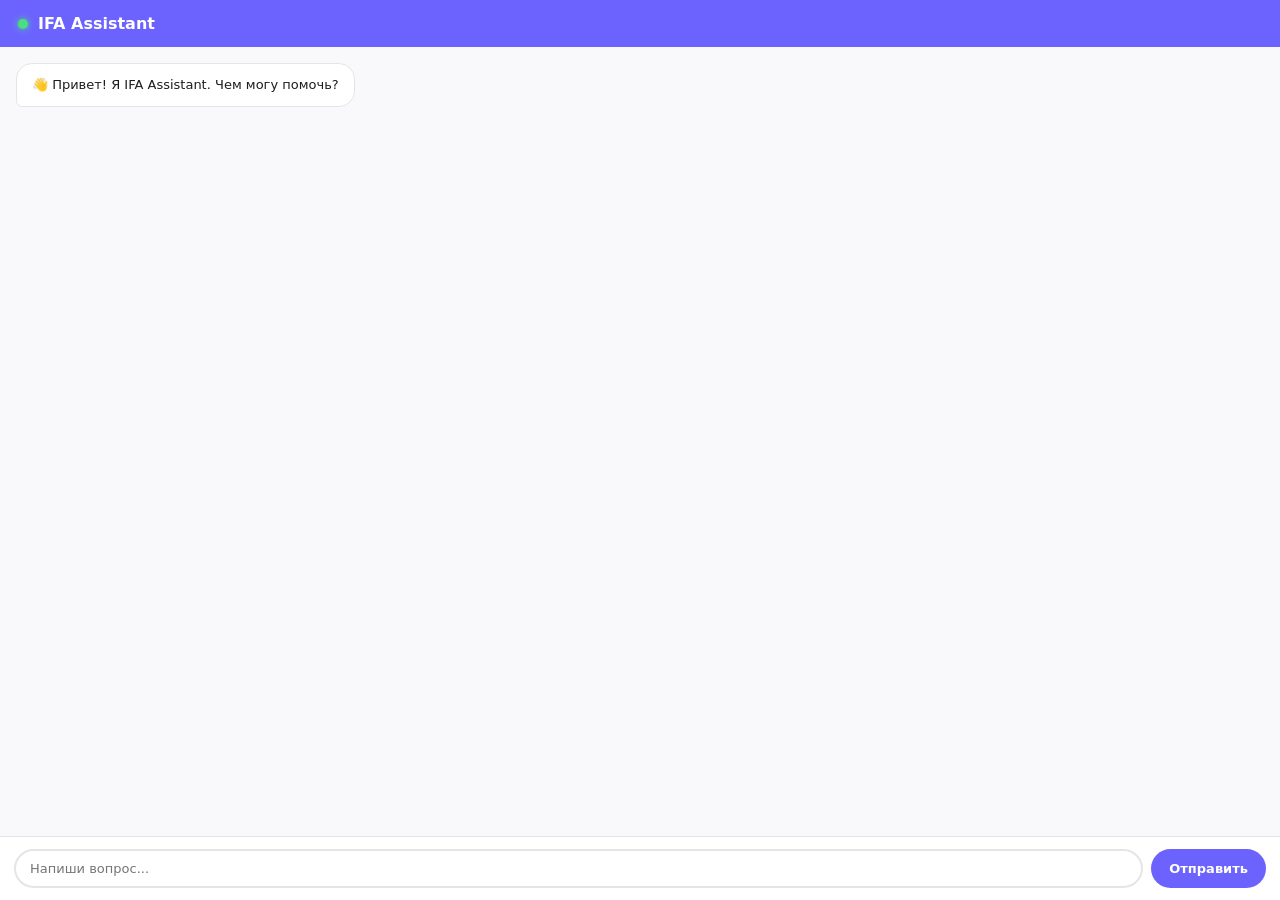
<file: chat.html>
<!DOCTYPE html>
<html lang="ru">
<head>
    <meta charset="UTF-8">
    <meta name="viewport" content="width=device-width, initial-scale=1.0">
    <title>IFA Chat</title>
    <style>
        * { margin: 0; padding: 0; box-sizing: border-box; }
        body {
            font-family: 'Segoe UI', system-ui, sans-serif;
            background: #f9f9fb;
            display: flex;
            flex-direction: column;
            height: 100vh;
        }
        .chat-header {
            background: #6C63FF;
            color: #fff;
            padding: 14px 18px;
            font-size: 16px;
            font-weight: 600;
            display: flex;
            align-items: center;
            gap: 10px;
            flex-shrink: 0;
        }
        .chat-header .dot {
            width: 10px; height: 10px;
            border-radius: 50%;
            background: #4ade80;
            box-shadow: 0 0 6px #4ade80;
        }
        .messages {
            flex: 1;
            overflow-y: auto;
            padding: 16px;
            display: flex;
            flex-direction: column;
            gap: 10px;
        }
        .msg {
            max-width: 82%;
            padding: 11px 15px;
            border-radius: 16px;
            font-size: 13px;
            line-height: 1.5;
            word-wrap: break-word;
            animation: msg-in 0.25s ease;
        }
        @keyframes msg-in {
            from { opacity: 0; transform: translateY(8px); }
            to { opacity: 1; transform: translateY(0); }
        }
        .msg.user {
            align-self: flex-end;
            background: #6C63FF;
            color: #fff;
            border-bottom-right-radius: 6px;
        }
        .msg.bot {
            align-self: flex-start;
            background: #fff;
            color: #1d1d1f;
            border: 1px solid #e5e5e7;
            border-bottom-left-radius: 6px;
        }
        .msg.bot.typing {
            display: flex;
            align-items: center;
            gap: 2px;
            padding: 11px 15px;
        }
        .typing-dots { display: flex; gap: 3px; align-items: center; }
        .typing-dots span {
            width: 7px; height: 7px;
            border-radius: 50%;
            background: #999;
            animation: dot-jump 1.2s infinite;
        }
        .typing-dots span:nth-child(1) { animation-delay: 0s; }
        .typing-dots span:nth-child(2) { animation-delay: 0.2s; }
        .typing-dots span:nth-child(3) { animation-delay: 0.4s; }
        @keyframes dot-jump {
            0%, 80%, 100% { transform: translateY(0); }
            40% { transform: translateY(-8px); }
        }
        .input-area {
            display: flex;
            padding: 12px 14px;
            border-top: 1px solid #e5e5e7;
            background: #fff;
            gap: 8px;
            flex-shrink: 0;
        }
        .input-area input {
            flex: 1;
            padding: 10px 14px;
            border: 2px solid #e5e5e7;
            border-radius: 22px;
            font-size: 13px;
            font-family: inherit;
            outline: none;
            transition: border 0.2s;
        }
        .input-area input:focus { border-color: #6C63FF; }
        .input-area button {
            background: #6C63FF;
            color: #fff;
            border: none;
            padding: 10px 18px;
            border-radius: 22px;
            font-size: 13px;
            font-weight: 600;
            cursor: pointer;
            font-family: inherit;
            transition: background 0.2s;
        }
        .input-area button:hover { background: #5a52d5; }
        .input-area button:disabled { background: #c0c0d0; cursor: not-allowed; }
    </style>
</head>
<body>
    <div class="chat-header">
        <div class="dot"></div>
        IFA Assistant
    </div>
    <div class="messages" id="messages">
        <div class="msg bot">👋 Привет! Я IFA Assistant. Чем могу помочь?</div>
    </div>
    <div class="input-area">
        <input type="text" id="input" placeholder="Напиши вопрос...">
        <button id="send">Отправить</button>
    </div>
    <script>
        const messagesDiv = document.getElementById('messages');
        const input = document.getElementById('input');
        const sendBtn = document.getElementById('send');

        const STORAGE_KEY = 'ifa_chat_history';
        const API_URL = 'https://ifa.ainurumaev67.workers.dev/api';

        // Контекст из URL
        const urlParams = new URLSearchParams(window.location.search);
        const siteData = urlParams.get('data');
        const siteDesc = urlParams.get('desc');
        let contextPrompt = '';
        if (siteData) {
            try {
                const data = JSON.parse(decodeURIComponent(siteData));
                contextPrompt = `Контекст: ${siteDesc || ''}. Данные: ${JSON.stringify(data)}. `;
            } catch(e) {}
        }

        function loadHistory() {
            const saved = localStorage.getItem(STORAGE_KEY);
            if (saved) {
                JSON.parse(saved).forEach(m => addMessage(m.text, m.role));
            }
        }

        function saveMessage(text, role) {
            const saved = localStorage.getItem(STORAGE_KEY);
            const history = saved ? JSON.parse(saved) : [];
            history.push({ text, role });
            localStorage.setItem(STORAGE_KEY, JSON.stringify(history));
        }

        function addMessage(text, role) {
            const msg = document.createElement('div');
            msg.className = 'msg ' + role;
            msg.textContent = text;
            messagesDiv.appendChild(msg);
            messagesDiv.scrollTop = messagesDiv.scrollHeight;
        }

        async function askAI(question) {
            addMessage(question, 'user');
            saveMessage(question, 'user');
            input.value = '';
            sendBtn.disabled = true;
            input.disabled = true;

            const typing = document.createElement('div');
            typing.className = 'msg bot typing';
            typing.innerHTML = '<div class="typing-dots"><span></span><span></span><span></span></div>';
            messagesDiv.appendChild(typing);
            messagesDiv.scrollTop = messagesDiv.scrollHeight;

            try {
                const fullPrompt = contextPrompt + question;
                const resp = await fetch(API_URL, {
                    method: 'POST',
                    headers: { 'Content-Type': 'application/json' },
                    body: JSON.stringify({ message: fullPrompt })
                });
                const data = await resp.json();
                typing.remove();
                addMessage(data.reply, 'bot');
                saveMessage(data.reply, 'bot');
            } catch(e) {
                typing.remove();
                addMessage('Ошибка соединения.', 'bot');
            }

            sendBtn.disabled = false;
            input.disabled = false;
            input.focus();
        }

        sendBtn.addEventListener('click', () => {
            const q = input.value.trim();
            if (q) askAI(q);
        });

        input.addEventListener('keydown', e => {
            if (e.key === 'Enter') {
                const q = input.value.trim();
                if (q) askAI(q);
            }
        });

        loadHistory();
    </script>
</body>
</html>
</file>
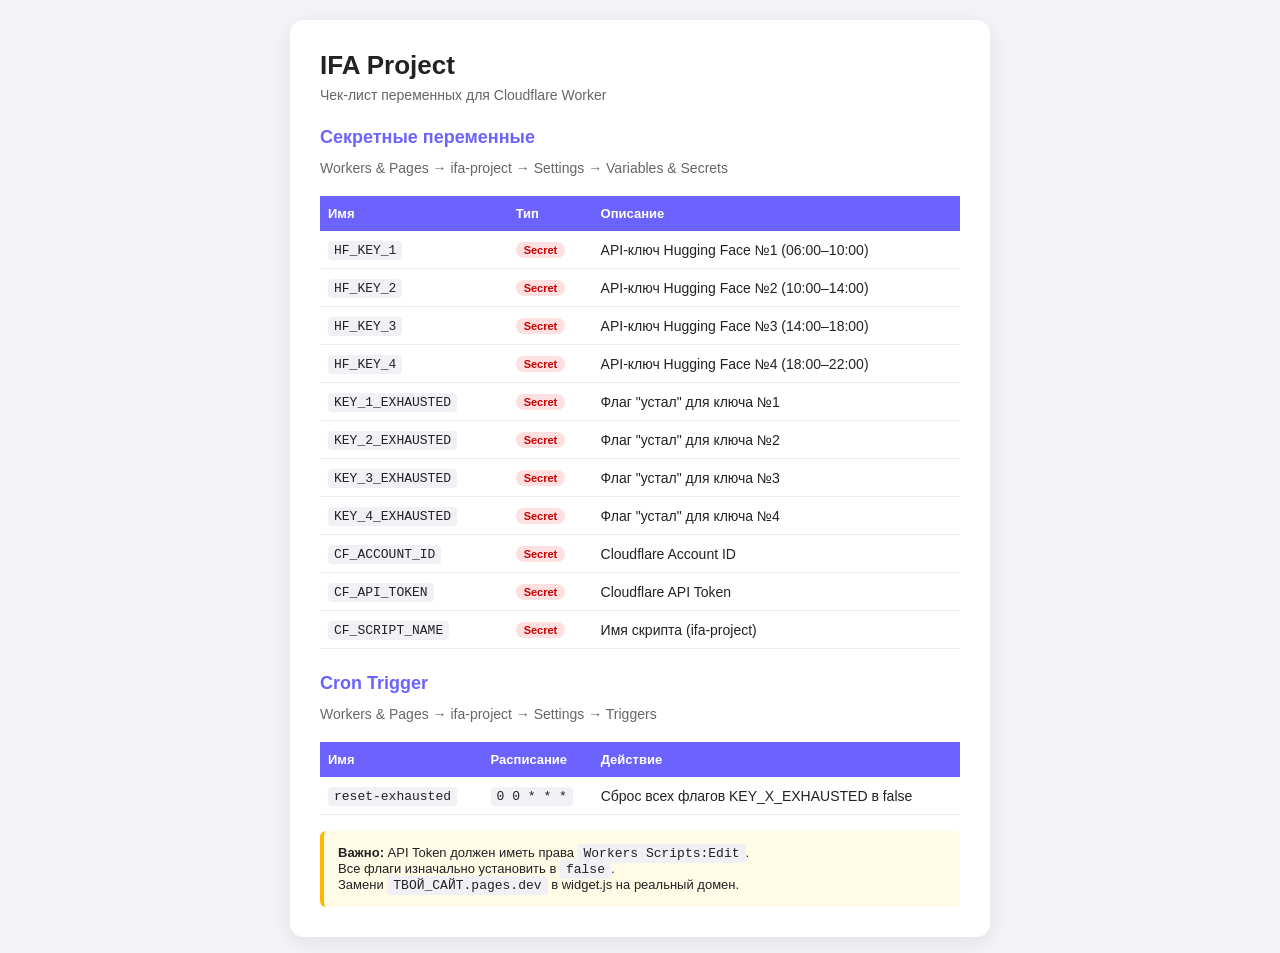
<file: setup-checklist.html>
<!DOCTYPE html>
<html lang="ru">
<head>
    <meta charset="UTF-8">
    <meta name="viewport" content="width=device-width, initial-scale=1.0">
    <title>IFA — Чек-лист переменных</title>
    <style>
        * { margin: 0; padding: 0; box-sizing: border-box; }
        body { font-family: 'Segoe UI', Arial, sans-serif; background: #f4f4f8; color: #222; padding: 20px; }
        .container { max-width: 700px; margin: 0 auto; background: #fff; border-radius: 14px; padding: 30px; box-shadow: 0 6px 24px rgba(0,0,0,0.08); }
        h1 { font-size: 26px; margin-bottom: 6px; }
        h2 { font-size: 18px; margin: 24px 0 12px; color: #6C63FF; }
        p.sub { color: #666; margin-bottom: 20px; font-size: 14px; }
        table { width: 100%; border-collapse: collapse; margin-bottom: 16px; }
        th { text-align: left; padding: 10px 8px; background: #6C63FF; color: #fff; font-size: 13px; }
        td { padding: 10px 8px; border-bottom: 1px solid #eee; font-size: 14px; }
        tr:hover { background: #fafafa; }
        .badge { display: inline-block; padding: 2px 8px; border-radius: 10px; font-size: 11px; font-weight: bold; }
        .secret { background: #ffe0e0; color: #c00; }
        .note { margin-top: 16px; padding: 14px; background: #fffbe6; border-left: 4px solid #ffb700; border-radius: 6px; font-size: 13px; }
        code { background: #f0f0f5; padding: 2px 6px; border-radius: 4px; font-size: 13px; }
    </style>
</head>
<body>
<div class="container">
    <h1>IFA Project</h1>
    <p class="sub">Чек-лист переменных для Cloudflare Worker</p>

    <h2>Секретные переменные</h2>
    <p class="sub">Workers & Pages → ifa-project → Settings → Variables & Secrets</p>
    <table>
        <tr><th>Имя</th><th>Тип</th><th>Описание</th></tr>
        <tr><td><code>HF_KEY_1</code></td><td><span class="badge secret">Secret</span></td><td>API-ключ Hugging Face №1 (06:00–10:00)</td></tr>
        <tr><td><code>HF_KEY_2</code></td><td><span class="badge secret">Secret</span></td><td>API-ключ Hugging Face №2 (10:00–14:00)</td></tr>
        <tr><td><code>HF_KEY_3</code></td><td><span class="badge secret">Secret</span></td><td>API-ключ Hugging Face №3 (14:00–18:00)</td></tr>
        <tr><td><code>HF_KEY_4</code></td><td><span class="badge secret">Secret</span></td><td>API-ключ Hugging Face №4 (18:00–22:00)</td></tr>
        <tr><td><code>KEY_1_EXHAUSTED</code></td><td><span class="badge secret">Secret</span></td><td>Флаг "устал" для ключа №1</td></tr>
        <tr><td><code>KEY_2_EXHAUSTED</code></td><td><span class="badge secret">Secret</span></td><td>Флаг "устал" для ключа №2</td></tr>
        <tr><td><code>KEY_3_EXHAUSTED</code></td><td><span class="badge secret">Secret</span></td><td>Флаг "устал" для ключа №3</td></tr>
        <tr><td><code>KEY_4_EXHAUSTED</code></td><td><span class="badge secret">Secret</span></td><td>Флаг "устал" для ключа №4</td></tr>
        <tr><td><code>CF_ACCOUNT_ID</code></td><td><span class="badge secret">Secret</span></td><td>Cloudflare Account ID</td></tr>
        <tr><td><code>CF_API_TOKEN</code></td><td><span class="badge secret">Secret</span></td><td>Cloudflare API Token</td></tr>
        <tr><td><code>CF_SCRIPT_NAME</code></td><td><span class="badge secret">Secret</span></td><td>Имя скрипта (ifa-project)</td></tr>
    </table>

    <h2>Cron Trigger</h2>
    <p class="sub">Workers & Pages → ifa-project → Settings → Triggers</p>
    <table>
        <tr><th>Имя</th><th>Расписание</th><th>Действие</th></tr>
        <tr><td><code>reset-exhausted</code></td><td><code>0 0 * * *</code></td><td>Сброс всех флагов KEY_X_EXHAUSTED в false</td></tr>
    </table>

    <div class="note">
        <strong>Важно:</strong> API Token должен иметь права <code>Workers Scripts:Edit</code>.<br>
        Все флаги изначально установить в <code>false</code>.<br>
        Замени <code>ТВОЙ_САЙТ.pages.dev</code> в widget.js на реальный домен.
    </div>
</div>
</body>
</html>
</file>
